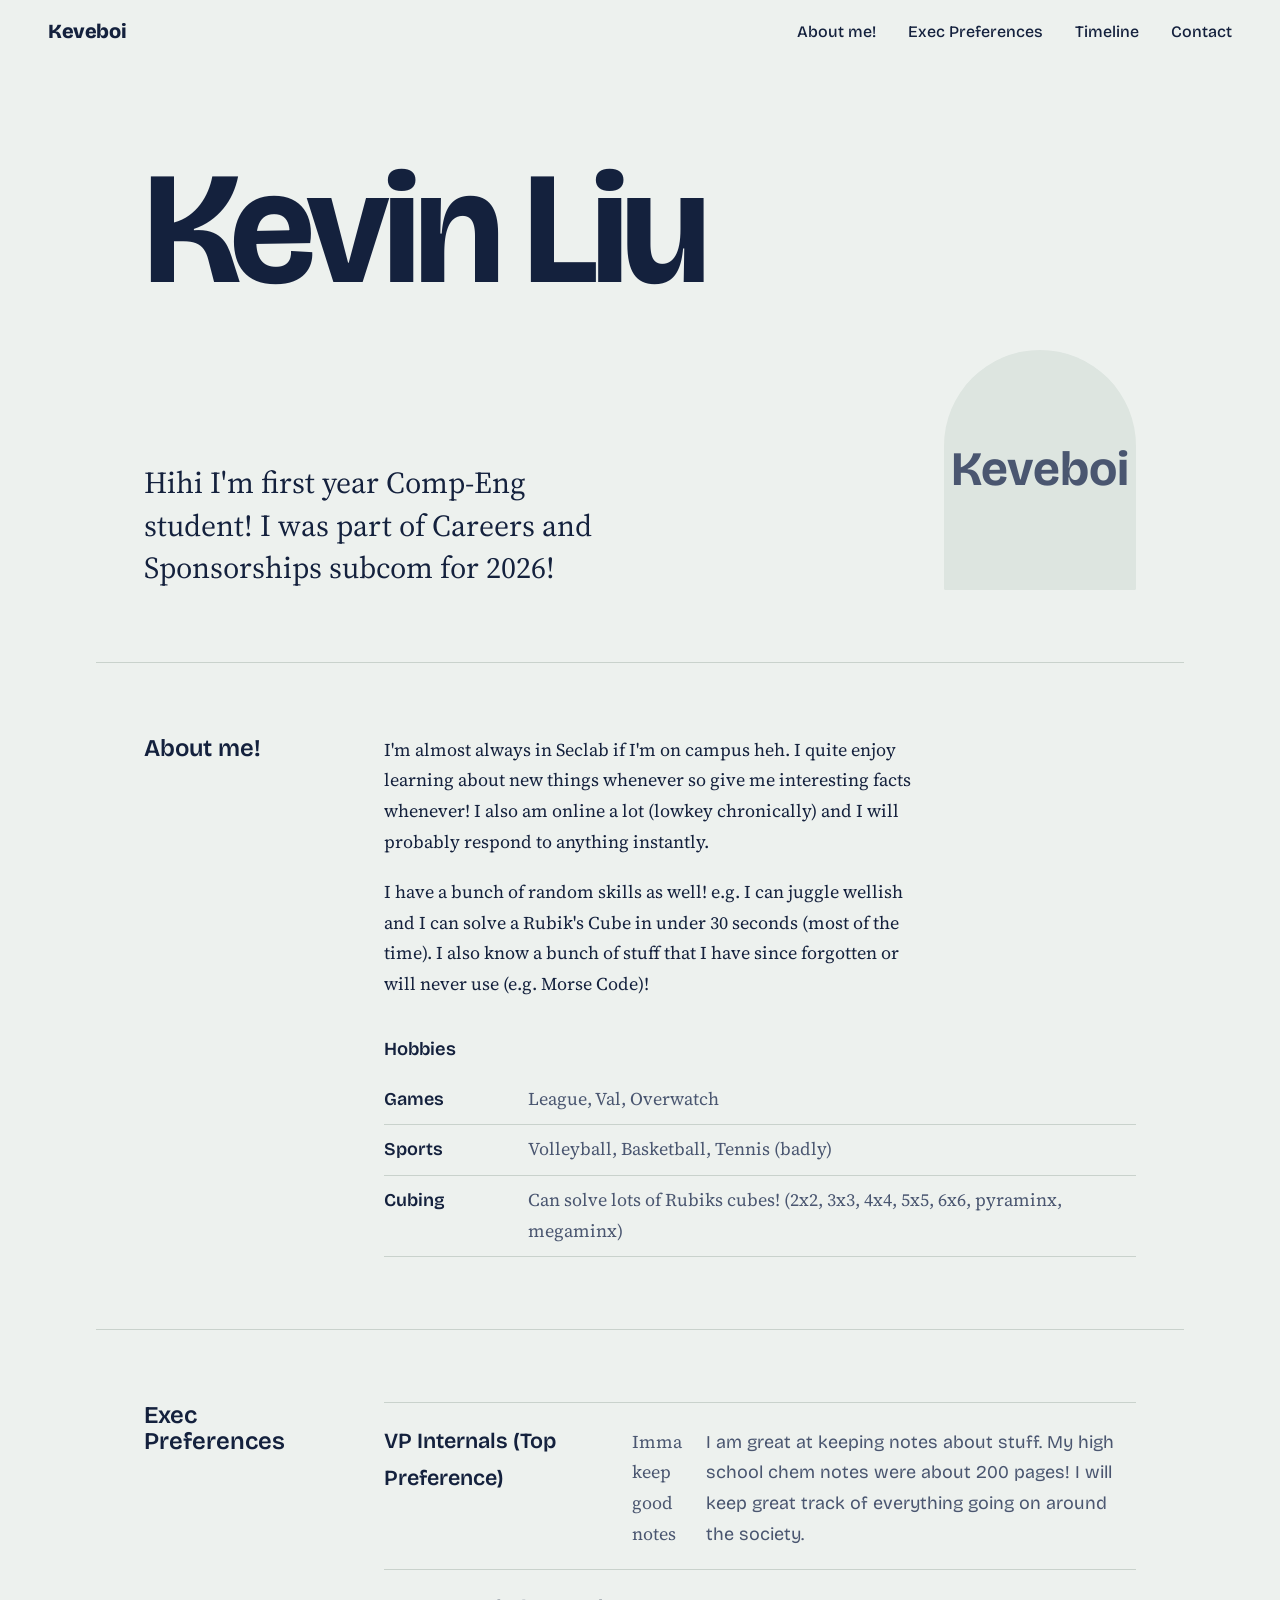
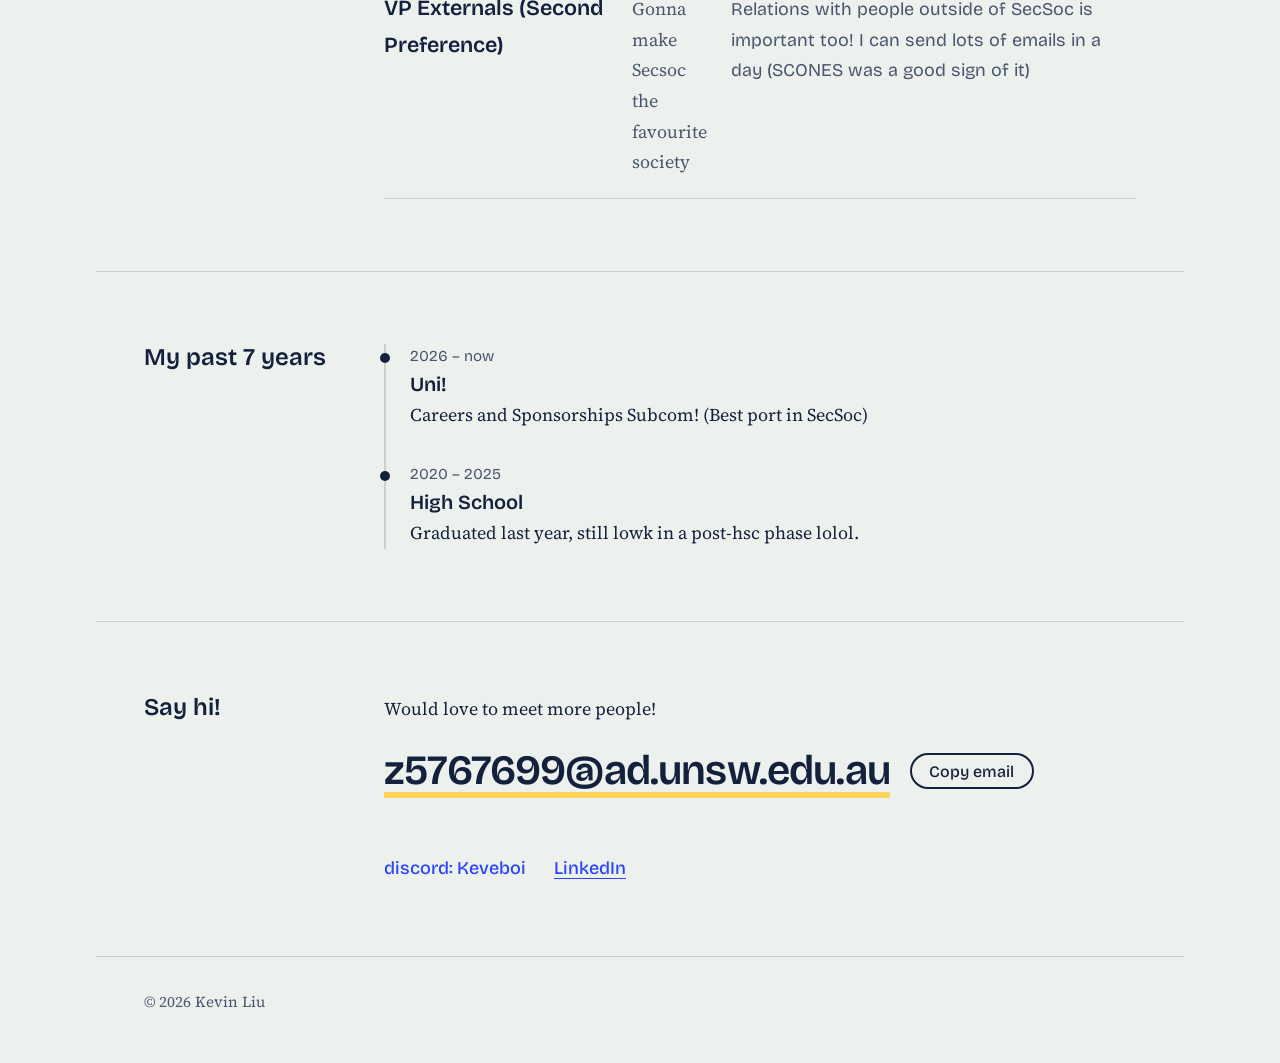
<file: index.html>
<!DOCTYPE html>
<html lang="en">
<head>
  <meta charset="utf-8">
  <meta name="viewport" content="width=device-width, initial-scale=1">


  <title>Kevin Liu (Keveboi) Exec!</title>
  <meta name="description" content="Kevin Liu 2026 SecSoc AGM">
  <meta name="theme-color" content="#EDF1EE">

  <link rel="preconnect" href="https://fonts.googleapis.com">
  <link rel="preconnect" href="https://fonts.gstatic.com" crossorigin>
  <link href="https://fonts.googleapis.com/css2?family=Bricolage+Grotesque:opsz,wdth,wght@12..96,75..100,300..800&family=Source+Serif+4:ital,opsz,wght@0,8..60,400..600;1,8..60,400&display=swap" rel="stylesheet">
  <link rel="stylesheet" href="style.css">
</head>
<body>
  <a class="skip-link" href="#main">Skip to content</a>

  <header class="site-header">
    <a class="brand" href="#top" aria-label="Back to top">Keveboi</a>
    <nav aria-label="Main">
      <ul>
        <li><a href="#about">About me!</a></li>
        <li><a href="#work">Exec Preferences</a></li>
        <li><a href="#path">Timeline</a></li>
        <li><a href="#contact">Contact</a></li>
      </ul>
    </nav>
  </header>

  <main id="main">

    <!-- ============ HERO ============ -->
    <section class="hero" id="top">

      <h1 class="name">Kevin Liu</h1>

      <div class="hero-body">

        <p class="lede">
          Hihi I'm first year Comp-Eng student! I was part of Careers and 
          Sponsorships subcom for 2026!
        </p>

        <div class="portrait" role="img" aria-label="Portrait placeholder">Keveboi</div>
      </div>
    </section>

    <!-- ============ ABOUT ============ -->
    <section class="section" id="about" aria-labelledby="about-title">
      <h2 id="about-title">About me!</h2>
      <div class="content">

        <p>
          I'm almost always in Seclab if I'm on campus heh. I quite enjoy learning about new things whenever so give me interesting facts whenever!
          I also am online a lot (lowkey chronically) and I will probably respond to anything instantly.
        </p>
        <p>
          I have a bunch of random skills as well! e.g. I can juggle wellish and I can solve a Rubik's Cube in under 30 seconds (most of the time).
          I also know a bunch of stuff that I have since forgotten or will never use (e.g. Morse Code)!
        </p>

        <h3 class="sub">Hobbies</h3>
        <dl class="now">
          <div><dt>Games</dt><dd>League, Val, Overwatch</dd></div>
          <div><dt>Sports</dt><dd>Volleyball, Basketball, Tennis (badly)</dd></div>
          <div><dt>Cubing</dt><dd>Can solve lots of Rubiks cubes! (2x2, 3x3, 4x4, 5x5, 6x6, pyraminx, megaminx)</dd></div>
        </dl>

      </div>
    </section>

    <!-- ============ WORK ============ -->
    <section class="section" id="work" aria-labelledby="work-title">
      <h2 id="work-title">Exec Preferences</h2>
      <div class="content">
        <ul class="projects">

          <li>
            <a class="project">
              <span class="project-title">VP Internals (Top Preference)</span>
              <span class="project-desc">Imma keep good notes</span>
              <span class="project-year">I am great at keeping notes about stuff. My high school chem notes were about 200 pages! I will keep great track of everything going on around the society. </span>
            </a>
          </li>
          <li>
            <a class="project">
              <span class="project-title">VP Externals (Second Preference)</span>
              <span class="project-desc">Gonna make Secsoc the favourite society</span>
              <span class="project-year">Relations with people outside of SecSoc is important too! I can send lots of emails in a day (SCONES was a good sign of it)</span>
            </a>
          </li>
        </ul>
      </div>
    </section>

    <!-- ============ PATH (timeline) ============ -->
    <section class="section" id="path" aria-labelledby="path-title">
      <h2 id="path-title">My past 7 years</h2>
      <div class="content">
        <ol class="timeline">

          <li>
            <p class="when">2026 – now</p>
            <h3>Uni!</h3>
            <p>Careers and Sponsorships Subcom! (Best port in SecSoc) </p>
          </li>
          <li>
            <p class="when">2020 – 2025</p>
            <h3>High School</h3>
            <p>Graduated last year, still lowk in a post-hsc phase lolol.</p>
          </li>
        </ol>
      </div>
    </section>

    <!-- ============ CONTACT ============ -->
    <section class="section" id="contact" aria-labelledby="contact-title">
      <h2 id="contact-title">Say hi!</h2>
      <div class="content">
        <p>Would love to meet more people!</p>


        <p class="email-row">
          <a class="email" id="email" href="mailto:z5767699@ad.unsw.edu.au">z5767699@ad.unsw.edu.au</a>
          <button type="button" class="copy" id="copy-email">Copy email</button>
        </p>
        <p class="copy-status" id="copy-status" role="status" aria-live="polite"></p>


        <ul class="socials">
          <li><a>discord: Keveboi</a></li>
          <li><a href="https://www.linkedin.com/in/kevin-liu-553363394/" rel="noopener">LinkedIn</a></li>
        </ul>
      </div>
    </section>

  </main>

  <footer class="site-footer">
    <p>&copy; <span id="year">2026</span> Kevin Liu </p>
  </footer>

  <script src="script.js"></script>
</body>
</html>
</file>
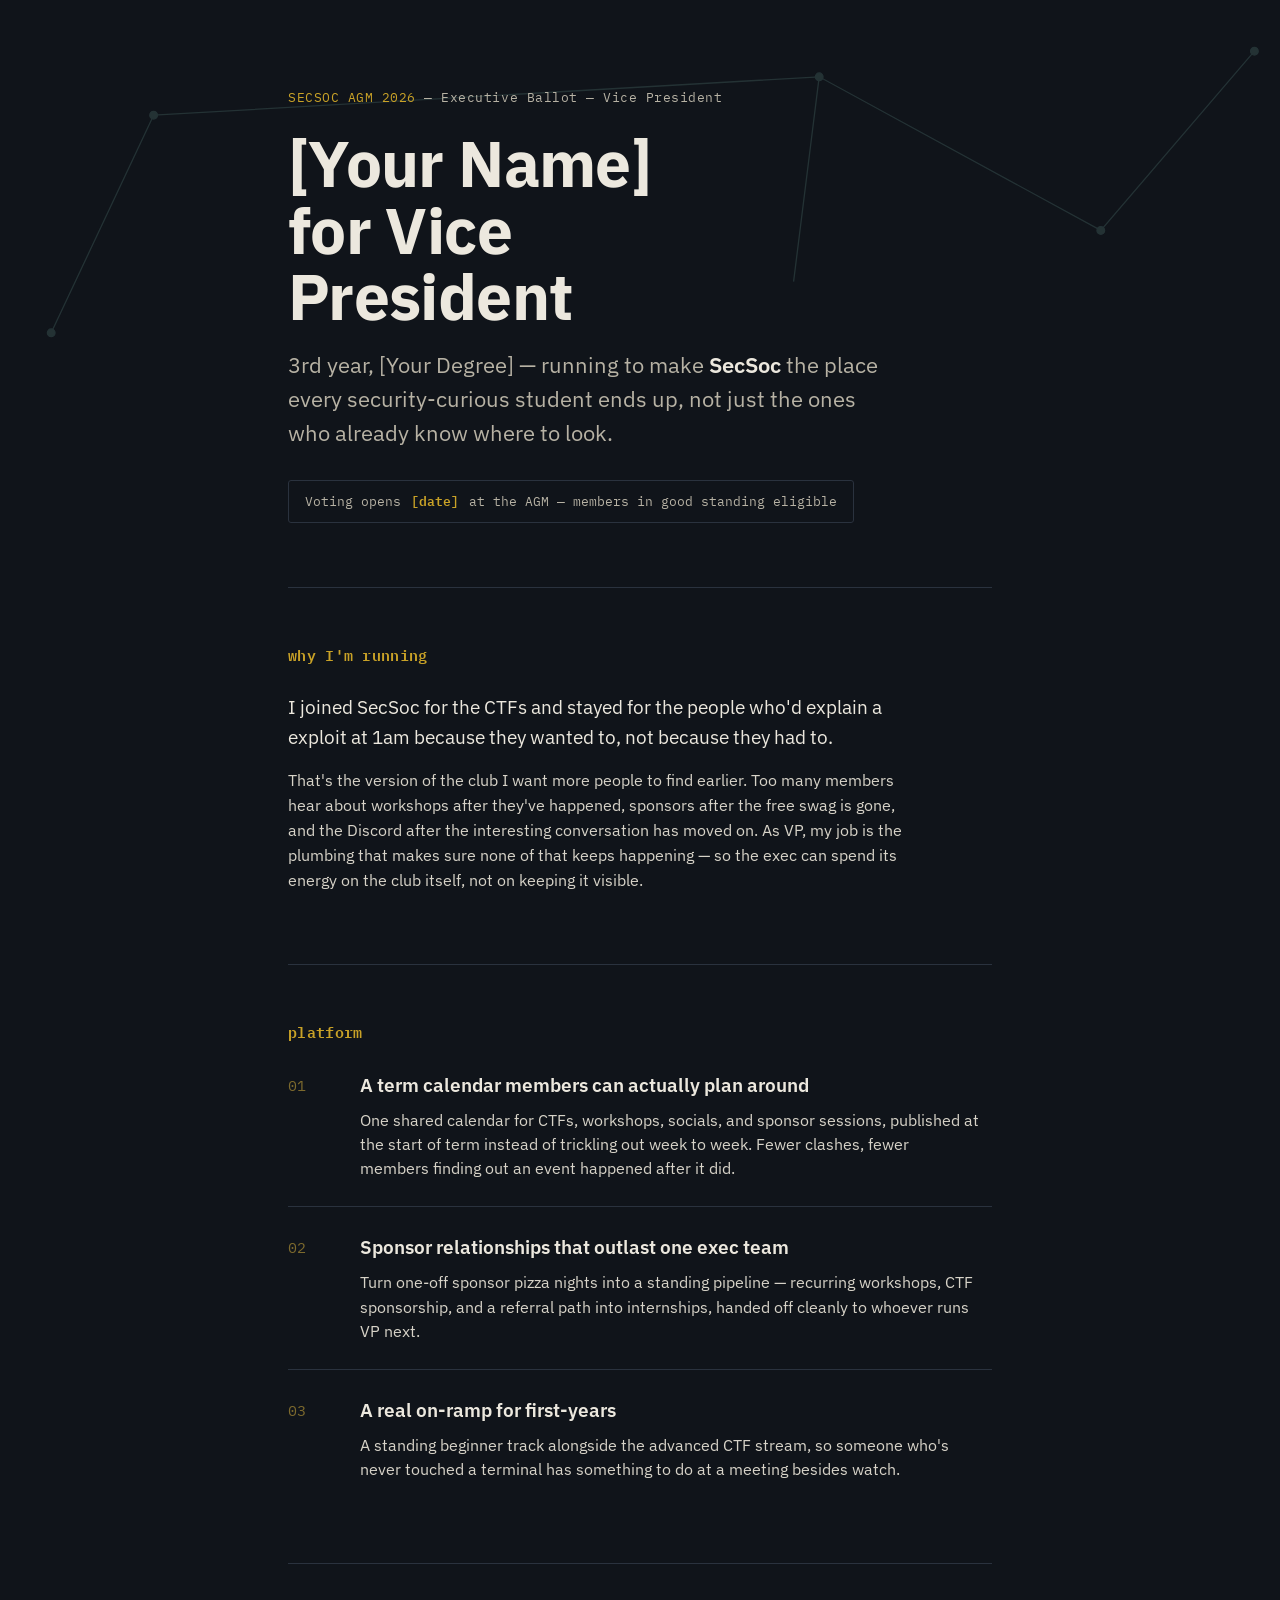
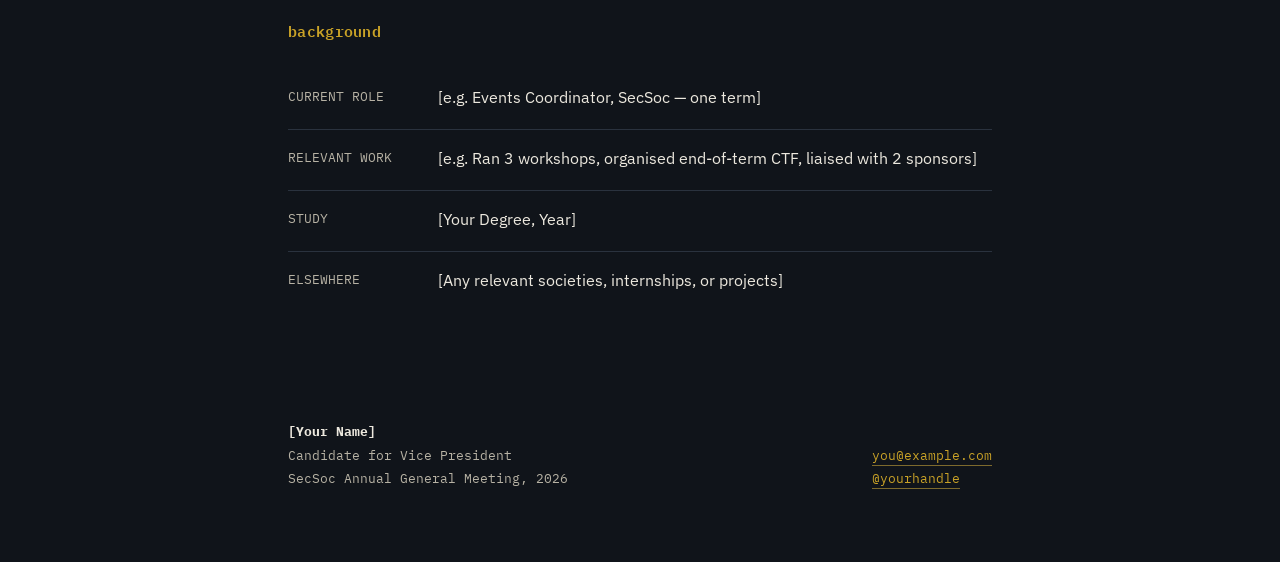
<file: Exec Website.html>
<!DOCTYPE html>
<html lang="en">
<head>
<meta charset="UTF-8">
<meta name="viewport" content="width=device-width, initial-scale=1.0">
<title>[Your Name] for SecSoc Vice President</title>
<link rel="preconnect" href="https://fonts.googleapis.com">
<link rel="preconnect" href="https://fonts.gstatic.com" crossorigin>
<link href="https://fonts.googleapis.com/css2?family=IBM+Plex+Sans:wght@400;500;600;700&family=IBM+Plex+Mono:wght@400;500;600&display=swap" rel="stylesheet">
<style>
  :root {
    --ink: #10141a;
    --panel: #171d26;
    --panel-line: #2a323e;
    --paper: #ece8de;
    --paper-dim: #b7b2a4;
    --brass: #c9a227;
    --brass-dim: #7d6a2d;
    --wire: #4a6b68;
    --radius: 3px;
  }

  * { box-sizing: border-box; }

  html { scroll-behavior: smooth; }

  body {
    margin: 0;
    background: var(--ink);
    color: var(--paper);
    font-family: 'IBM Plex Sans', sans-serif;
    line-height: 1.55;
    -webkit-font-smoothing: antialiased;
  }

  a { color: var(--brass); }

  ::selection { background: var(--brass); color: var(--ink); }

  .wrap {
    max-width: 760px;
    margin: 0 auto;
    padding: 0 28px;
  }

  .wire-field {
    position: fixed;
    inset: 0;
    z-index: 0;
    opacity: 0.35;
    pointer-events: none;
  }

  header {
    position: relative;
    padding: 88px 0 64px;
    border-bottom: 1px solid var(--panel-line);
    overflow: hidden;
  }

  .case-id {
    font-family: 'IBM Plex Mono', monospace;
    font-size: 13px;
    letter-spacing: 0.04em;
    color: var(--brass);
    margin: 0 0 22px;
  }

  .case-id span { color: var(--paper-dim); }

  h1 {
    font-size: clamp(40px, 7vw, 64px);
    line-height: 1.04;
    margin: 0 0 18px;
    font-weight: 700;
    letter-spacing: -0.01em;
    max-width: 11ch;
  }

  .role-line {
    font-size: clamp(18px, 2.4vw, 22px);
    color: var(--paper-dim);
    margin: 0 0 30px;
    max-width: 46ch;
  }

  .role-line strong { color: var(--paper); font-weight: 600; }

  .vote-note {
    display: inline-flex;
    align-items: baseline;
    gap: 10px;
    font-family: 'IBM Plex Mono', monospace;
    font-size: 13px;
    color: var(--paper-dim);
    border: 1px solid var(--panel-line);
    border-radius: var(--radius);
    padding: 10px 16px;
  }

  .vote-note b {
    color: var(--brass);
    font-weight: 600;
  }

  section {
    padding: 56px 0;
    border-bottom: 1px solid var(--panel-line);
  }

  section:last-of-type { border-bottom: none; }

  h2 {
    font-size: 15px;
    font-weight: 600;
    font-family: 'IBM Plex Mono', monospace;
    color: var(--brass);
    letter-spacing: 0.02em;
    margin: 0 0 26px;
  }

  .lede {
    font-size: 19px;
    max-width: 58ch;
    color: var(--paper);
    margin: 0 0 16px;
  }

  p { max-width: 62ch; color: #d7d3c8; }

  .platform-item {
    display: grid;
    grid-template-columns: 52px 1fr;
    gap: 20px;
    padding: 26px 0;
    border-top: 1px solid var(--panel-line);
  }

  .platform-item:first-of-type { border-top: none; padding-top: 0; }

  .platform-num {
    font-family: 'IBM Plex Mono', monospace;
    font-size: 15px;
    color: var(--brass-dim);
    padding-top: 3px;
  }

  .platform-item h3 {
    margin: 0 0 8px;
    font-size: 19px;
    font-weight: 600;
    color: var(--paper);
  }

  .platform-item p { margin: 0; font-size: 15.5px; }

  .bg-grid {
    display: grid;
    gap: 4px;
  }

  .bg-row {
    display: grid;
    grid-template-columns: 130px 1fr;
    gap: 20px;
    padding: 16px 0;
    border-top: 1px solid var(--panel-line);
  }

  .bg-row:first-of-type { border-top: none; }

  .bg-row .tag {
    font-family: 'IBM Plex Mono', monospace;
    font-size: 12.5px;
    color: var(--paper-dim);
    padding-top: 2px;
  }

  .bg-row .val { color: var(--paper); font-size: 15.5px; }

  footer {
    padding: 56px 0 72px;
  }

  .footer-grid {
    display: flex;
    flex-wrap: wrap;
    justify-content: space-between;
    gap: 24px;
    align-items: flex-end;
  }

  .sign {
    font-family: 'IBM Plex Mono', monospace;
    font-size: 13px;
    color: var(--paper-dim);
    line-height: 1.8;
  }

  .sign b { color: var(--paper); }

  .contact a {
    text-decoration: none;
    border-bottom: 1px solid var(--brass-dim);
    padding-bottom: 1px;
  }

  .contact a:hover { border-color: var(--brass); }

  @media (max-width: 560px) {
    header { padding: 64px 0 48px; }
    .platform-item { grid-template-columns: 32px 1fr; gap: 14px; }
    .bg-row { grid-template-columns: 1fr; gap: 4px; }
  }

  @media (prefers-reduced-motion: reduce) {
    html { scroll-behavior: auto; }
  }

  :focus-visible {
    outline: 2px solid var(--brass);
    outline-offset: 3px;
  }
</style>
</head>
<body>

<svg class="wire-field" viewBox="0 0 1000 1400" preserveAspectRatio="xMidYMin slice" xmlns="http://www.w3.org/2000/svg" aria-hidden="true">
  <g stroke="#4a6b68" stroke-width="1" fill="none">
    <circle cx="120" cy="90" r="3" fill="#4a6b68"/>
    <circle cx="860" cy="180" r="3" fill="#4a6b68"/>
    <circle cx="640" cy="60" r="3" fill="#4a6b68"/>
    <circle cx="980" cy="40" r="3" fill="#4a6b68"/>
    <circle cx="40" cy="260" r="3" fill="#4a6b68"/>
    <path d="M120,90 L640,60 L860,180 L980,40" />
    <path d="M120,90 L40,260" />
    <path d="M640,60 L620,220" />
  </g>
</svg>

<div class="wrap">

  <header>
    <p class="case-id">SECSOC AGM 2026 <span>&mdash; Executive Ballot &mdash; Vice President</span></p>
    <h1>[Your Name]<br>for Vice President</h1>
    <p class="role-line">3rd year, [Your Degree] &mdash; running to make <strong>SecSoc</strong> the place every security-curious student ends up, not just the ones who already know where to look.</p>
    <div class="vote-note">Voting opens <b>[date]</b> at the AGM &mdash; members in good standing eligible</div>
  </header>

  <section>
    <h2>why I'm running</h2>
    <p class="lede">I joined SecSoc for the CTFs and stayed for the people who'd explain a exploit at 1am because they wanted to, not because they had to.</p>
    <p>That's the version of the club I want more people to find earlier. Too many members hear about workshops after they've happened, sponsors after the free swag is gone, and the Discord after the interesting conversation has moved on. As VP, my job is the plumbing that makes sure none of that keeps happening &mdash; so the exec can spend its energy on the club itself, not on keeping it visible.</p>
  </section>

  <section>
    <h2>platform</h2>

    <div class="platform-item">
      <div class="platform-num">01</div>
      <div>
        <h3>A term calendar members can actually plan around</h3>
        <p>One shared calendar for CTFs, workshops, socials, and sponsor sessions, published at the start of term instead of trickling out week to week. Fewer clashes, fewer members finding out an event happened after it did.</p>
      </div>
    </div>

    <div class="platform-item">
      <div class="platform-num">02</div>
      <div>
        <h3>Sponsor relationships that outlast one exec team</h3>
        <p>Turn one-off sponsor pizza nights into a standing pipeline &mdash; recurring workshops, CTF sponsorship, and a referral path into internships, handed off cleanly to whoever runs VP next.</p>
      </div>
    </div>

    <div class="platform-item">
      <div class="platform-num">03</div>
      <div>
        <h3>A real on-ramp for first-years</h3>
        <p>A standing beginner track alongside the advanced CTF stream, so someone who's never touched a terminal has something to do at a meeting besides watch.</p>
      </div>
    </div>
  </section>

  <section>
    <h2>background</h2>
    <div class="bg-grid">
      <div class="bg-row">
        <div class="tag">CURRENT ROLE</div>
        <div class="val">[e.g. Events Coordinator, SecSoc &mdash; one term]</div>
      </div>
      <div class="bg-row">
        <div class="tag">RELEVANT WORK</div>
        <div class="val">[e.g. Ran 3 workshops, organised end-of-term CTF, liaised with 2 sponsors]</div>
      </div>
      <div class="bg-row">
        <div class="tag">STUDY</div>
        <div class="val">[Your Degree, Year]</div>
      </div>
      <div class="bg-row">
        <div class="tag">ELSEWHERE</div>
        <div class="val">[Any relevant societies, internships, or projects]</div>
      </div>
    </div>
  </section>

  <footer>
    <div class="footer-grid">
      <div class="sign">
        <b>[Your Name]</b><br>
        Candidate for Vice President<br>
        SecSoc Annual General Meeting, 2026
      </div>
      <div class="sign contact">
        <a href="mailto:you@example.com">you@example.com</a><br>
        <a href="#">@yourhandle</a>
      </div>
    </div>
  </footer>

</div>

</body>
</html>
</file>
<file: style.css>
/* ==========================================================
   Personal site – styles
   ========================================================== */

:root {
  --paper: #edf1ee;
  --ink: #14213d;
  --muted: #4a5670;
  --line: #c9d2cc;
  --link: #2b44ff;
  --mark: #ffd25a;     
  --chip: #dde5e0;

  --display: "Bricolage Grotesque", "Helvetica Neue", Arial, sans-serif;
  --text: "Source Serif 4", Georgia, "Times New Roman", serif;

  --page: 68rem;
  --gutter: clamp(1.25rem, 5vw, 3rem);
}

@media (prefers-color-scheme: dark) {
  :root {
    --paper: #0f1b2d;
    --ink: #e6ecf5;
    --muted: #9aa8bf;
    --line: #27354d;
    --link: #93a5ff;
    --mark: #7a5c0f;
    --chip: #1a2a42;
  }
}

*,
*::before,
*::after { box-sizing: border-box; }

html {
  scroll-behavior: smooth;
  scroll-padding-top: 5rem;
  -webkit-text-size-adjust: 100%;
}

body {
  margin: 0;
  background: var(--paper);
  color: var(--ink);
  font-family: var(--text);
  font-size: 1.125rem;
  line-height: 1.7;
}

img { max-width: 100%; height: auto; display: block; }

a { color: var(--link); text-underline-offset: 0.2em; }

:focus-visible {
  outline: 3px solid var(--link);
  outline-offset: 3px;
  border-radius: 2px;
}

h1, h2, h3 {
  font-family: var(--display);
  font-weight: 600;
  line-height: 1.1;
  margin: 0;
}

p { margin: 0 0 1.1em; max-width: 60ch; }

/* ---------- Skip link ---------- */
.skip-link {
  position: absolute;
  left: 1rem;
  top: -4rem;
  background: var(--ink);
  color: var(--paper);
  padding: 0.6rem 1rem;
  z-index: 20;
  font-family: var(--display);
}
.skip-link:focus { top: 1rem; }

/* ---------- Header ---------- */
.site-header {
  position: sticky;
  top: 0;
  z-index: 10;
  display: flex;
  justify-content: space-between;
  align-items: center;
  padding: 0.9rem var(--gutter);
  background: color-mix(in srgb, var(--paper) 88%, transparent);
  backdrop-filter: blur(8px);
  font-family: var(--display);
}

.brand {
  color: var(--ink);
  font-weight: 800;
  font-size: 1.25rem;
  text-decoration: none;
  letter-spacing: -0.02em;
}

.site-header ul {
  display: flex;
  gap: clamp(1rem, 3vw, 2rem);
  list-style: none;
  margin: 0;
  padding: 0;
}

.site-header nav a {
  color: var(--ink);
  text-decoration: none;
  font-weight: 500;
  font-size: 1rem;
  padding: 0.25rem 0;
  background: linear-gradient(var(--mark), var(--mark)) 0 100% / 0 0.45em no-repeat;
  transition: background-size 0.2s ease;
}
.site-header nav a:hover,
.site-header nav a:focus-visible { background-size: 100% 0.45em; }

/* ---------- Hero ---------- */
.hero {
  max-width: var(--page);
  margin: 0 auto;
  padding: clamp(3rem, 10vh, 7rem) var(--gutter) clamp(3rem, 8vh, 5rem);
}


.name {
  font-size: clamp(3.5rem, 13vw, 10rem);
  font-weight: 700;
  letter-spacing: -0.035em;
  line-height: 0.95;
  font-variation-settings: "wdth" 100;
  animation: widen 1.1s cubic-bezier(0.2, 0.7, 0.2, 1) both;
}

@keyframes widen {
  from { font-variation-settings: "wdth" 75; opacity: 0.2; }
  to   { font-variation-settings: "wdth" 100; opacity: 1; }
}

.hero-body {
  display: grid;
  grid-template-columns: 1fr auto;
  gap: 2.5rem;
  align-items: end;
  margin-top: clamp(1.5rem, 5vh, 3rem);
}

.lede {
  font-size: clamp(1.35rem, 2.6vw, 1.9rem);
  line-height: 1.4;
  max-width: 30ch;
  margin: 0;
}
.lede strong { font-weight: 600; }

.portrait {
  width: 12rem;
  aspect-ratio: 4 / 5;
  border-radius: 999px 999px 0.75rem 0.75rem;
  background: var(--chip);
  display: grid;
  place-items: center;
  font-family: var(--display);
  font-weight: 700;
  font-size: 3rem;
  color: var(--muted);
  overflow: hidden;
}
.portrait img { width: 100%; height: 100%; object-fit: cover; }

/* ---------- Sections ---------- */
.section {
  max-width: var(--page);
  margin: 0 auto;
  padding: clamp(2.5rem, 6vw, 4.5rem) var(--gutter);
  display: grid;
  grid-template-columns: 12rem minmax(0, 1fr);
  gap: 1.5rem 3rem;
  border-top: 1px solid var(--line);
}

.section > h2 {
  font-size: 1.5rem;
  position: sticky;
  top: 5rem;
  align-self: start;
}

.sub {
  font-size: 1.15rem;
  margin: 2.5rem 0 0.9rem;
}

/* ---------- About ---------- */
.now { margin: 0; }
.now div {
  display: grid;
  grid-template-columns: 8rem 1fr;
  gap: 1rem;
  padding: 0.6rem 0;
  border-bottom: 1px solid var(--line);
}
.now dt { font-family: var(--display); font-weight: 600; }
.now dd { margin: 0; color: var(--muted); }

.skills {
  display: flex;
  flex-wrap: wrap;
  gap: 0.5rem;
  list-style: none;
  padding: 0;
  margin: 0;
}
.skills li {
  background: var(--chip);
  border-radius: 999px;
  padding: 0.3rem 1rem;
  font-family: var(--display);
  font-size: 1rem;
  font-weight: 500;
  line-height: 1.6;
}

/* ---------- Exec Preferences ---------- */
.projects { list-style: none; margin: 0; padding: 0; }
.projects li { border-bottom: 1px solid var(--line); }
.projects li:first-child { border-top: 1px solid var(--line); }

.project {
  display: grid;
  grid-template-columns: minmax(8rem, 14rem) 1fr auto;
  gap: 0.5rem 1.5rem;
  align-items: baseline;
  padding: 1.25rem 0;
  color: var(--ink);
  text-decoration: none;
}

.project-title {
  font-family: var(--display);
  font-weight: 600;
  font-size: 1.35rem;
  justify-self: start;
  background: linear-gradient(var(--mark), var(--mark)) 0 88% / 0 0.4em no-repeat;
  transition: background-size 0.25s ease;
}
.project:hover .project-title,
.project:focus-visible .project-title { background-size: 100% 0.4em; }

.project-desc { color: var(--muted); }
.project-year { font-family: var(--display); color: var(--muted); font-variant-numeric: tabular-nums; }

/* ---------- Timeline ---------- */
.timeline {
  list-style: none;
  margin: 0;
  padding: 0 0 0 1.5rem;
  border-left: 2px solid var(--line);
}
.timeline li { position: relative; padding-bottom: 2rem; }
.timeline li:last-child { padding-bottom: 0; }
.timeline li::before {
  content: "";
  position: absolute;
  left: calc(-1.5rem - 6px);
  top: 0.55rem;
  width: 10px;
  height: 10px;
  border-radius: 50%;
  background: var(--ink);
}
.timeline h3 { font-size: 1.25rem; margin-bottom: 0.3rem; }
.timeline p { margin-bottom: 0; }
.timeline .when {
  font-family: var(--display);
  color: var(--muted);
  font-size: 0.95rem;
  margin-bottom: 0.2rem;
}

/* ---------- Contact ---------- */
.email-row {
  display: flex;
  flex-wrap: wrap;
  align-items: center;
  gap: 0.75rem 1.25rem;
  max-width: none;
  margin: 1.5rem 0 0.5rem;
}

.email {
  font-family: var(--display);
  font-weight: 600;
  font-size: clamp(1.5rem, 4.5vw, 2.6rem);
  line-height: 1.1;
  letter-spacing: -0.02em;
  color: var(--ink);
  text-decoration-color: var(--mark);
  text-decoration-thickness: 0.15em;
  overflow-wrap: anywhere;
}
.email:hover { text-decoration-color: var(--link); }

.copy {
  font: 500 1rem var(--display);
  color: var(--ink);
  background: transparent;
  border: 2px solid var(--ink);
  border-radius: 999px;
  padding: 0.4rem 1.1rem;
  cursor: pointer;
  transition: background 0.15s ease, color 0.15s ease;
}
.copy:hover { background: var(--ink); color: var(--paper); }

.copy-status {
  min-height: 1.7em;
  margin: 0 0 1.5rem;
  color: var(--muted);
  font-size: 1rem;
}

.socials {
  display: flex;
  flex-wrap: wrap;
  gap: 0.5rem 1.75rem;
  list-style: none;
  margin: 0;
  padding: 0;
  font-family: var(--display);
  font-weight: 500;
}

/* ---------- Footer ---------- */
.site-footer {
  max-width: var(--page);
  margin: 0 auto;
  padding: 2rem var(--gutter) 3rem;
  border-top: 1px solid var(--line);
  color: var(--muted);
  font-size: 0.95rem;
}
.site-footer p { margin: 0; }

/* ---------- Small screens ---------- */
@media (max-width: 760px) {
  .section { grid-template-columns: 1fr; gap: 1.25rem; }
  .section > h2 { position: static; }

  .hero-body { grid-template-columns: 1fr; }
  .portrait { width: 9rem; font-size: 2.2rem; order: -1; }

  .now div { grid-template-columns: 1fr; gap: 0.1rem; }

  .project { grid-template-columns: 1fr auto; }
  .project-desc { grid-column: 1 / -1; grid-row: 2; }
}

/* ---------- Reduced motion ---------- */
@media (prefers-reduced-motion: reduce) {
  html { scroll-behavior: auto; }
  .name { animation: none; }
  * { transition: none !important; }
}
</file>
